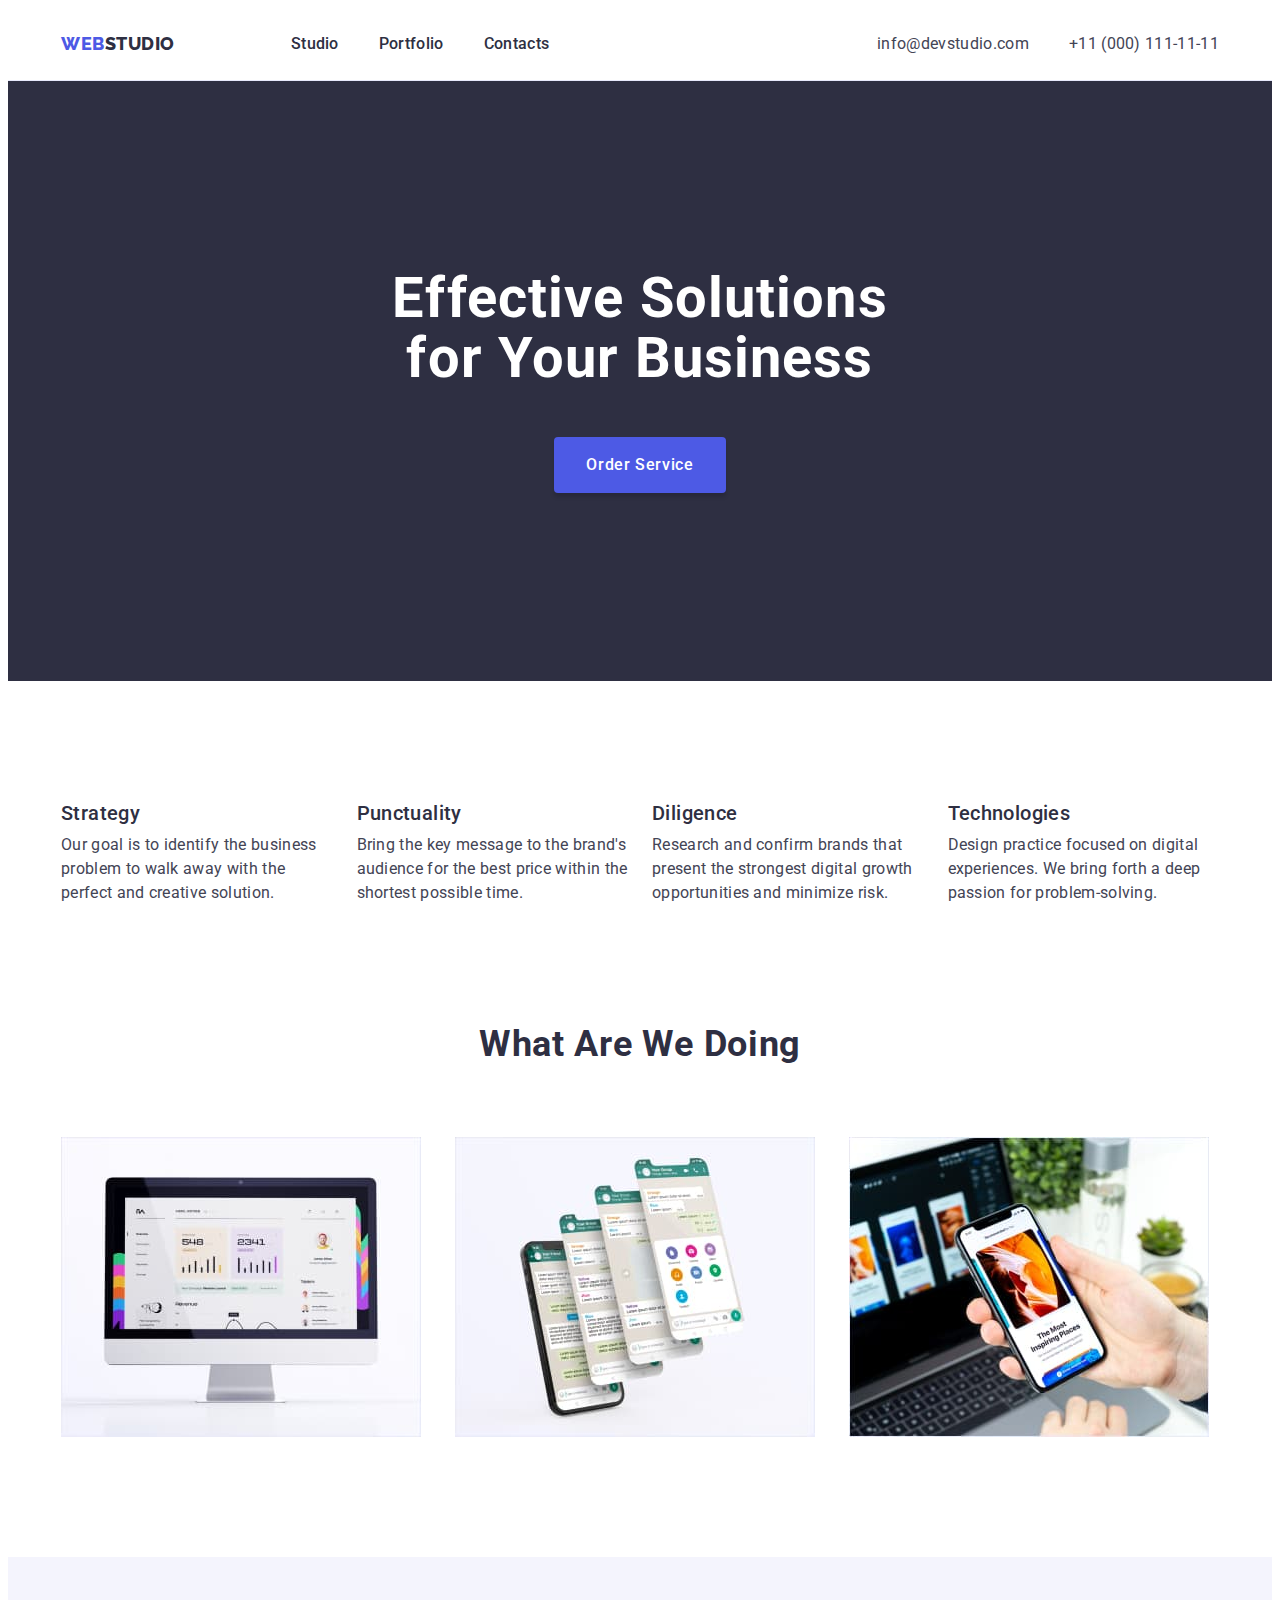
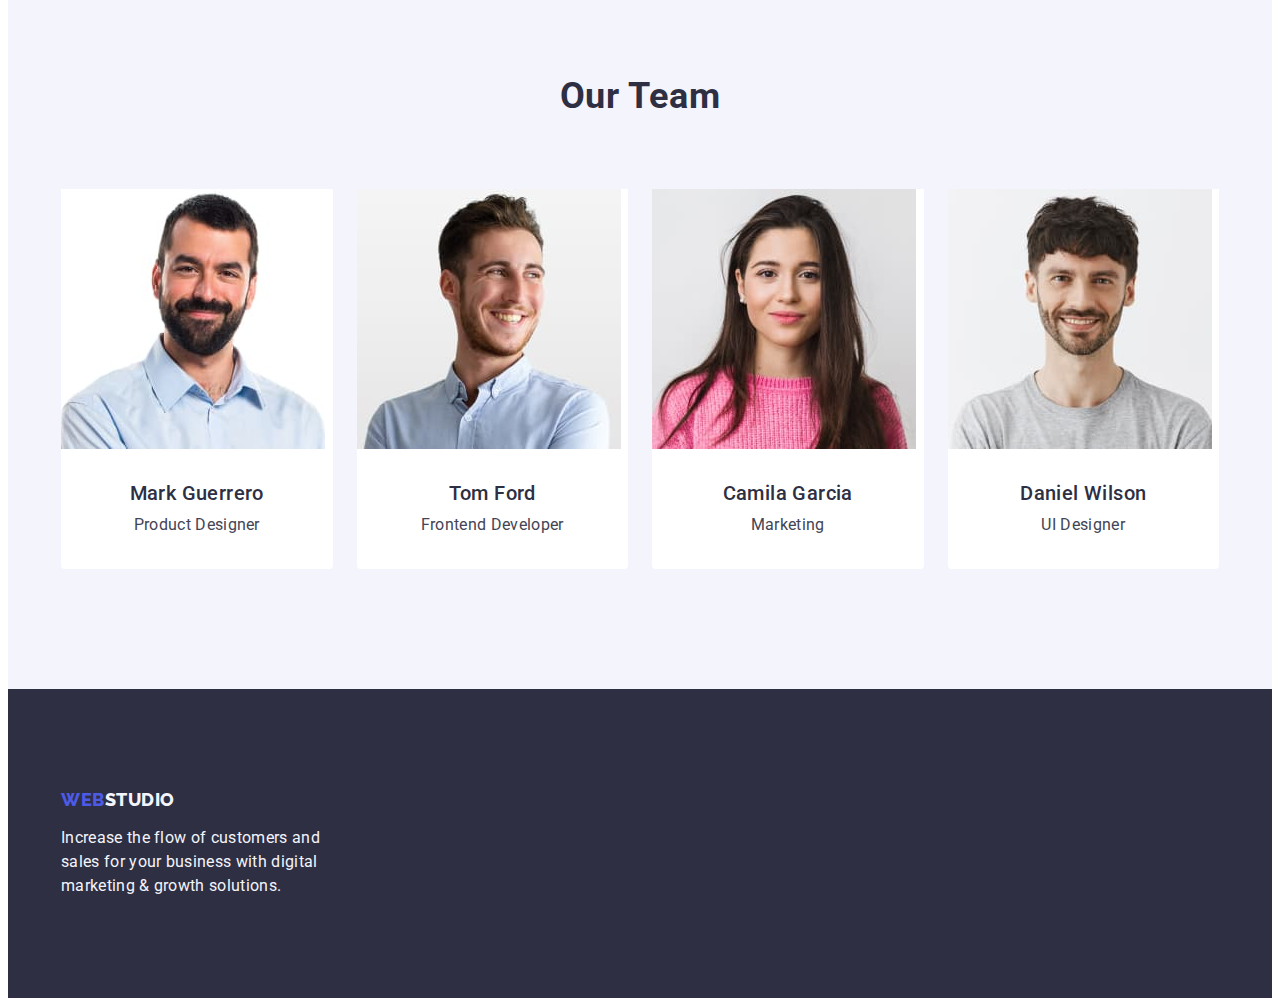
<file: index.html>
<!DOCTYPE html>
<html lang="en">
  <head>
    <meta charset="UTF-8" />
    <meta http-equiv="X-UA-Compatible" content="IE=edge" />
    <meta name="viewport" content="width=device-width, initial-scale=1.0" />
    <title>Web Studio goit-markup-hw-01</title>

    <link rel="preconnect" href="https://fonts.googleapis.com" />
    <link rel="preconnect" href="https://fonts.gstatic.com" crossorigin />
    <link
      href="https://fonts.googleapis.com/css2?family=Raleway:wght@800&family=Roboto:wght@400;500;700&display=swap"
      rel="stylesheet"
    />
    <link
      rel="stylesheet"
      href="https://cdnjs.cloudflare.com/ajax/libs/modern-normalize/1.1.0/modern-normalize.min.css"
      integrity="sha512-wpPYUAdjBVSE4KJnH1VR1HeZfpl1ub8YT/NKx4PuQ5NmX2tKuGu6U/JRp5y+Y8XG2tV+wKQpNHVUX03MfMFn9Q=="
      crossorigin="anonymous"
      referrerpolicy="no-referrer"
    />
    <link rel="stylesheet" href="./css/styles.css" />
  </head>

  <body>
    <!------------------ HEDER-------------- -->
    <header class="heder">
      <div class="header-container container">
        <nav class="nav">
          <a class="link heder-logo" href="./index.html"
            >Web<span class="heder-logo-span">Studio</span></a
          >
          <ul class="list nav-list">
            <li>
              <a class="link nav-last" href="./index.html">Studio</a>
            </li>
            <li>
              <a class="link nav-last" href="./portfolio.html">Portfolio</a>
            </li>
            <li>
              <a class="link nav-last" href="">Contacts</a>
            </li>
          </ul>
        </nav>
        <address class="address">
          <ul class="list address-list">
            <li>
              <a
                class="link address-mail"
                href="mailto:info@devstudio.com"
                target="_blank"
                rel="noreferrer noopener"
                >info@devstudio.com
              </a>
            </li>
            <li>
              <a class="link address-mail" href="tel:+110001111111"
                >+11 (000) 111-11-11</a
              >
            </li>
          </ul>
        </address>
      </div>
    </header>
    <!------------------ /HEDER-------------- -->
    <!------------------ MAIN-------------- -->
    <main>
      <!-- heroy -->

      <section class="heroy">
        <div class="container heroy-container">
          <h1 class="heroy-title">Effective Solutions for Your Business</h1>
          <button class="button heroy-button" type="button">
            Order Service
          </button>
        </div>
      </section>

      <!-- /heroy -->
      <!--------features-section------->

      <section class="features-section">
        <div class="container">
          <h2 class="features-hidden-title" hidden>Our properties</h2>

          <ul class="list features-list">
            <li class="features-last">
              <h3 class="features-list-title">Strategy</h3>
              <p class="features-list-text">
                Our goal is to identify the business problem to walk away with
                the perfect and creative solution.
              </p>
            </li>
            <li class="features-last">
              <h3 class="features-list-title">Punctuality</h3>
              <p class="features-list-text">
                Bring the key message to the brand's audience for the best price
                within the shortest possible time.
              </p>
            </li>
            <li class="features-last">
              <h3 class="features-list-title">Diligence</h3>
              <p class="features-list-text">
                Research and confirm brands that present the strongest digital
                growth opportunities and minimize risk.
              </p>
            </li>
            <li class="features-last">
              <h3 class="features-list-title">Technologies</h3>
              <p class="features-list-text">
                Design practice focused on digital experiences. We bring forth a
                deep passion for problem-solving.
              </p>
            </li>
          </ul>
        </div>
      </section>

      <!--------/features-section------->
      <!------ galerey-section -------->

      <section class="galerey-section">
        <div class="container">
          <h2 class="galerey-section-title">What are we doing</h2>
          <ul class="list galerey-section-container">
            <li class="galerey-last">
              <img
                src="./images/index.galerey/galerey/pc.jpg"
                alt="Monitor"
                width="360"
                height="300"
              />
            </li>
            <li class="galerey-last">
              <img
                src="./images/index.galerey/galerey/telephones.jpg"
                alt="telephones"
                width="360"
                height="300"
              />
            </li>
            <li class="galerey-last">
              <img
                src="./images/index.galerey/galerey/notebook.jpg"
                alt="notebook"
                width="360"
                height="300"
              />
            </li>
          </ul>
        </div>
      </section>

      <!----------- /galerey ---------->
      <!----------- description ---------->

      <section class="description">
        <div class="container">
          <h2 class="description-title">Our Team</h2>
          <ul class="list description-list">
            <li class="description-img">
              <img
                class="description-card-img"
                src="./images/index.galerey/our_team/mark-guerrero.jpg"
                alt="poto Mark Guerrero"
                width="264"
                height="260"
              />
              <div class="description-name-container">
                <h3 class="description-name">Mark Guerrero</h3>
                <p class="description-text">Product Designer</p>
              </div>
            </li>
            <li class="description-img">
              <img
                class="description-card-img"
                src="./images/index.galerey/our_team/tom-ford.jpg"
                alt="poto Tom Ford"
                width="264"
                height="260"
              />
              <div class="description-name-container">
                <h3 class="description-name">Tom Ford</h3>
                <p class="description-text">Frontend Developer</p>
              </div>
            </li>
            <li class="description-img">
              <img
                class="description-card-img"
                src="./images/index.galerey/our_team/camila-garcia.jpg"
                alt="poto Camila Garcia"
                width="264"
                height="260"
              />
              <div class="description-name-container">
                <h3 class="description-name">Camila Garcia</h3>
                <p class="description-text">Marketing</p>
              </div>
            </li>
            <li class="description-img">
              <img
                class="description-card-img"
                src="./images/index.galerey/our_team/daniel-wilson.jpg"
                alt="poto Daniel Wilson"
                width="264"
                height="260"
              />
              <div class="description-name-container">
                <h3 class="description-name">Daniel Wilson</h3>
                <p class="description-text">UI Designer</p>
              </div>
            </li>
          </ul>
        </div>
      </section>

      <!-------------- description ------------>
    </main>
    <!------------------ /MAIN-------------- -->
    <!------------------ FOOTER-------------- -->

    <footer class="footer">
      <div class="container footer-container">
        <a class="link footer-logo" href="./index.html"
          >Web<span class="footer-logo-span">Studio</span></a
        >
        <p class="footer-text">
          Increase the flow of customers and sales for your business with
          digital marketing & growth solutions.
        </p>
      </div>
    </footer>

    <!------------------ /FOOTER-------------- -->
  </body>
</html>
</file>
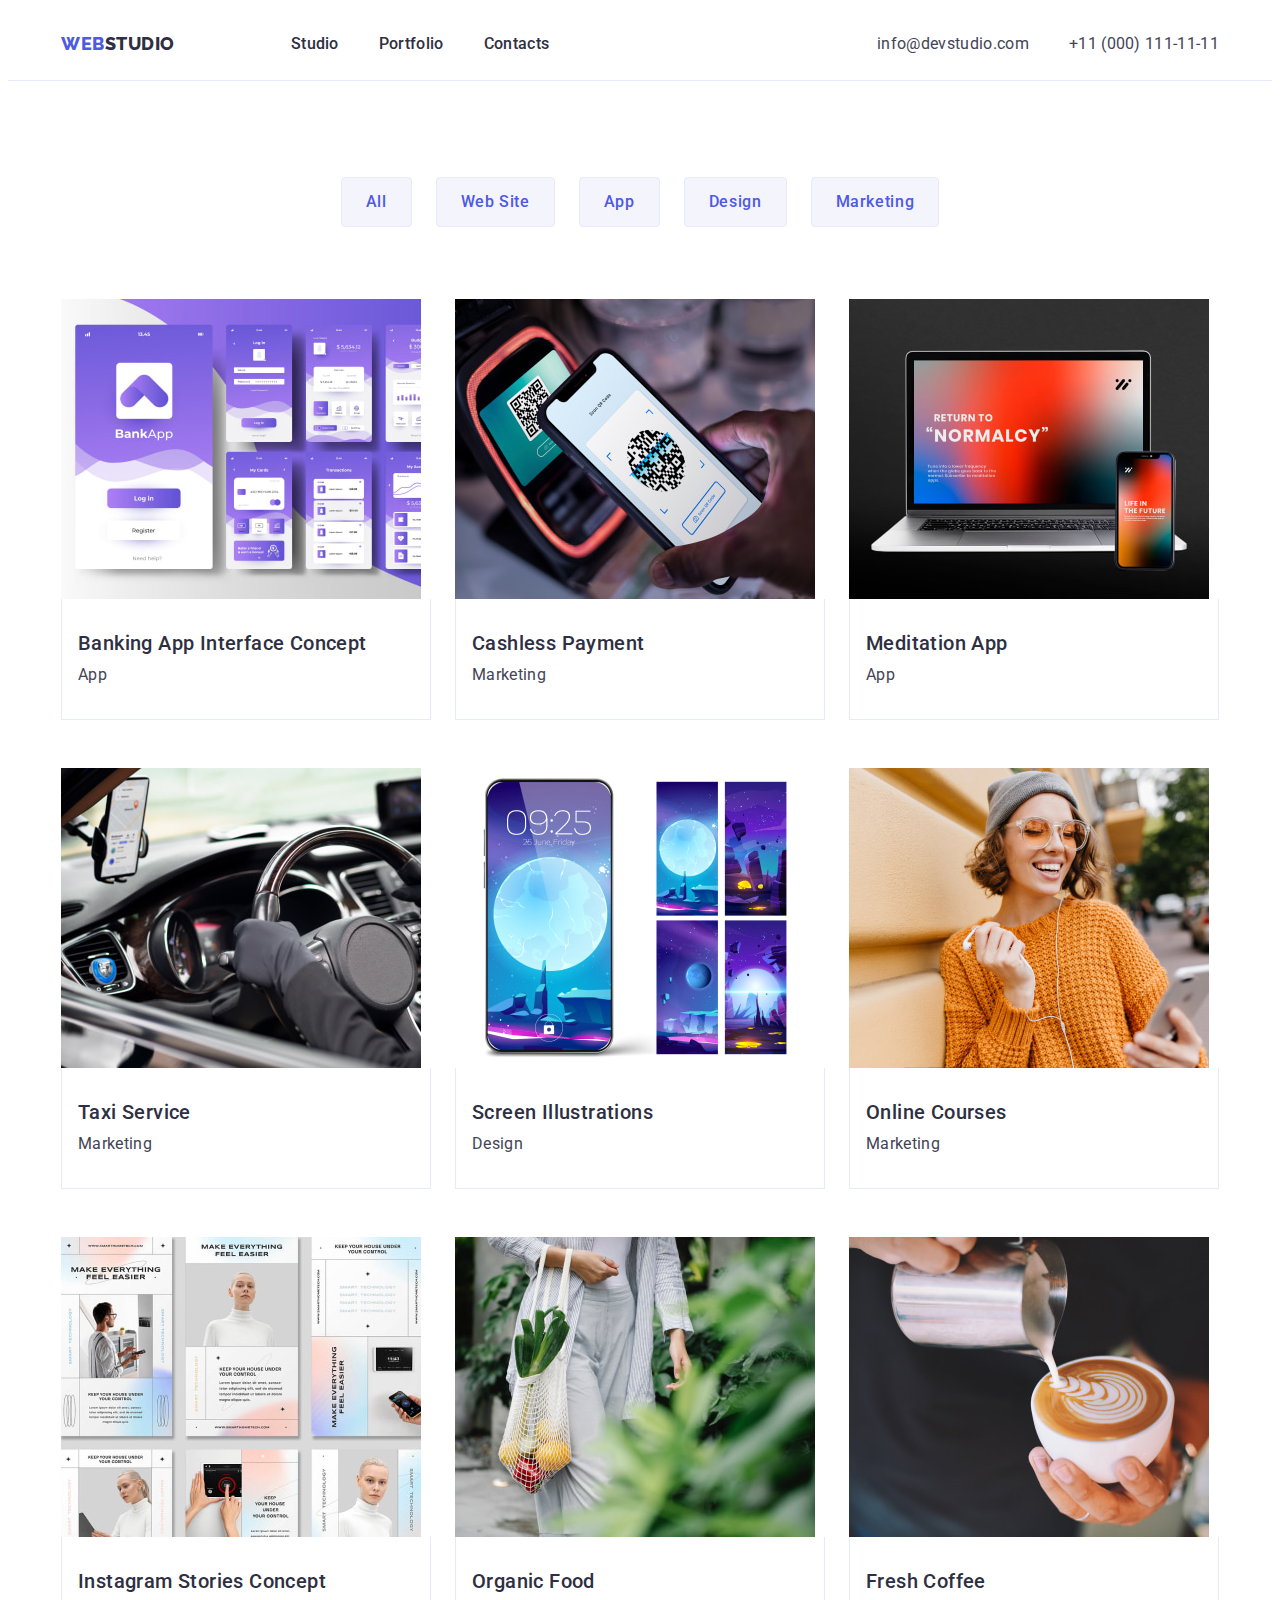
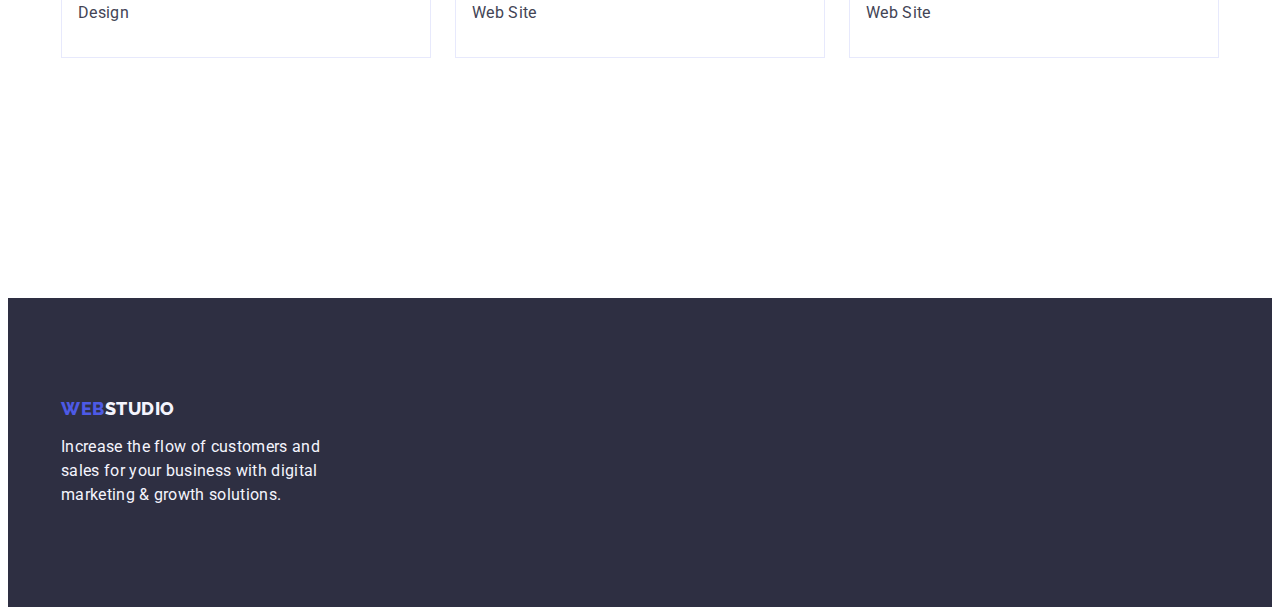
<file: portfolio.html>
<!DOCTYPE html>
<html lang="en">
  <head>
    <meta charset="UTF-8" />
    <meta http-equiv="X-UA-Compatible" content="IE=edge" />
    <meta name="viewport" content="width=device-width, initial-scale=1.0" />
    <title>Web Studio goit-markup-hw-01</title>

    <link rel="preconnect" href="https://fonts.googleapis.com" />
    <link rel="preconnect" href="https://fonts.gstatic.com" crossorigin />
    <link
      href="https://fonts.googleapis.com/css2?family=Raleway:wght@800&family=Roboto:wght@400;500;700&display=swap"
      rel="stylesheet"
    />
    <link
      rel="stylesheet"
      href="https://cdnjs.cloudflare.com/ajax/libs/modern-normalize/1.1.0/modern-normalize.min.css"
      integrity="sha512-wpPYUAdjBVSE4KJnH1VR1HeZfpl1ub8YT/NKx4PuQ5NmX2tKuGu6U/JRp5y+Y8XG2tV+wKQpNHVUX03MfMFn9Q=="
      crossorigin="anonymous"
      referrerpolicy="no-referrer"
    />
    <link rel="stylesheet" href="./css/styles.css" />
  </head>

  <body>
    <!------------------ HEDER-------------- -->
    <header class="heder">
      <div class="header-container container">
        <nav class="nav">
          <a class="link heder-logo" href="./index.html"
            >Web<span class="heder-logo-span">Studio</span></a
          >
          <ul class="list nav-list">
            <li>
              <a class="link nav-last" href="./index.html">Studio</a>
            </li>
            <li>
              <a class="link nav-last" href="./portfolio.html">Portfolio</a>
            </li>
            <li>
              <a class="link nav-last" href="">Contacts</a>
            </li>
          </ul>
        </nav>
        <address class="address">
          <ul class="list address-list">
            <li>
              <a
                class="link address-mail"
                href="mailto:info@devstudio.com"
                target="_blank"
                rel="noreferrer noopener"
                >info@devstudio.com
              </a>
            </li>
            <li>
              <a class="link address-mail" href="tel:+110001111111"
                >+11 (000) 111-11-11</a
              >
            </li>
          </ul>
        </address>
      </div>
    </header>
    <!------------------ /HEDER-------------- -->
    <!------------------ MAIN-------------- -->
    <main>
      <section class="soft-bar-section">
        <div class="container thumbnail-container">
          <h1 class="features-hidden-title" hidden>Our properties</h1>
          <!-- soft bar -->
          <ul class="list soft-bar-list">
            <li>
              <button class="button soft-bar-button" type="button">All</button>
            </li>
            <li>
              <button class="button soft-bar-button" type="button">
                Web Site
              </button>
            </li>
            <li>
              <button class="button soft-bar-button" type="button">App</button>
            </li>
            <li>
              <button class="button soft-bar-button" type="button">
                Design
              </button>
            </li>
            <li>
              <button class="button soft-bar-button" type="button">
                Marketing
              </button>
            </li>
          </ul>

          <!-- /soft bar -->
          <!------------- thumbnail-------- -->

          <ul class="list thumbnail">
            <!-- row 1 -->
            <li class="thumbnail-last">
              <a class="link" href="">
                <img
                  class="thumbnail-img"
                  src="./images/portfolio-galerey/list.jpg"
                  alt="Banking App Interface Concept"
                  width="360"
                  height="300"
                />
                <div class="thumbnail-name">
                  <h2 class="thumbnail-title">Banking App Interface Concept</h2>
                  <p class="thumbnail-text">App</p>
                </div>
              </a>
            </li>
            <li class="thumbnail-last">
              <a class="link" href="">
                <img
                  class="thumbnail-img"
                  src="./images/portfolio-galerey/phone.jpg"
                  alt="Cashless Payment"
                  width="360"
                  height="300"
                />
                <div class="thumbnail-name">
                  <h2 class="thumbnail-title">Cashless Payment</h2>
                  <p class="thumbnail-text">Marketing</p>
                </div>
              </a>
            </li>
            <li class="thumbnail-last">
              <a class="link" href="">
                <img
                  class="thumbnail-img"
                  src="./images/portfolio-galerey/notebook.jpg"
                  alt="notebook"
                  width="360"
                  height="300"
                />
                <div class="thumbnail-name">
                  <h2 class="thumbnail-title">Meditation App</h2>
                  <p class="thumbnail-text">App</p>
                </div>
              </a>
            </li>
            <!-- row 2 -->
            <li class="thumbnail-last">
              <a class="link" href="">
                <img
                  class="thumbnail-img"
                  src="./images/portfolio-galerey/car.jpg"
                  alt="Car taxi"
                  width="360"
                  height="300"
                />
                <div class="thumbnail-name">
                  <h2 class="thumbnail-title">Taxi Service</h2>
                  <p class="thumbnail-text">Marketing</p>
                </div>
              </a>
            </li>
            <li class="thumbnail-last">
              <a class="link" href="">
                <img
                  class="thumbnail-img"
                  src="./images/portfolio-galerey/scren-phone.jpg"
                  alt="scren-phone"
                  width="360"
                  height="300"
                />
                <div class="thumbnail-name">
                  <h2 class="thumbnail-title">Screen Illustrations</h2>
                  <p class="thumbnail-text">Design</p>
                </div>
              </a>
            </li>
            <li class="thumbnail-last">
              <a class="link" href="">
                <img
                  class="thumbnail-img"
                  src="./images/portfolio-galerey/gearl.jpg"
                  alt="gearl"
                  width="360"
                  height="300"
                />
                <div class="thumbnail-name">
                  <h2 class="thumbnail-title">Online Courses</h2>
                  <p class="thumbnail-text">Marketing</p>
                </div>
              </a>
            </li>
            <!-- row 3 -->
            <li class="thumbnail-last">
              <a class="link" href="">
                <img
                  class="thumbnail-img"
                  src="./images/portfolio-galerey/instagram.jpg"
                  alt="scren instagram"
                  width="360"
                  height="300"
                />
                <div class="thumbnail-name">
                  <h2 class="thumbnail-title">Instagram Stories Concept</h2>
                  <p class="thumbnail-text">Design</p>
                </div>
              </a>
            </li>
            <li class="thumbnail-last">
              <a class="link" href="">
                <img
                  class="thumbnail-img"
                  src="./images/portfolio-galerey/products.jpg"
                  alt="products"
                  width="360"
                  height="300"
                />
                <div class="thumbnail-name">
                  <h2 class="thumbnail-title">Organic Food</h2>
                  <p class="thumbnail-text">Web Site</p>
                </div>
              </a>
            </li>
            <li class="thumbnail-last">
              <a class="link" href="">
                <img
                  class="thumbnail-img"
                  src="./images/portfolio-galerey/coffe.jpg"
                  alt="coffe"
                  width="360"
                  height="300"
                />
                <div class="thumbnail-name">
                  <h2 class="thumbnail-title">Fresh Coffee</h2>
                  <p class="thumbnail-text">Web Site</p>
                </div>
              </a>
            </li>
          </ul>
        </div>
        <!------------- /thumbnail-------- -->
      </section>
    </main>
    <!------------------ /MAIN-------------- -->
    <!------------------ FOOTER-------------- -->
    <footer class="footer">
      <div class="container footer-container">
        <a class="link footer-logo" href="./index.html"
          >Web<span class="footer-logo-span">Studio</span></a
        >
        <p class="footer-text">
          Increase the flow of customers and sales for your business with
          digital marketing & growth solutions.
        </p>
      </div>
    </footer>
    <!------------------ /FOOTER-------------- -->
  </body>
</html>
</file>
<file: css/styles.css>
/* ================== BASE ================ */
.list {
  list-style: none;
  padding: 0;
  margin: 0;
}
.link {
  text-decoration: none;
}
.button {
  cursor: pointer;
  font-family: inherit;
}
.address {
  font-style: normal;
}
h1,
h2,
h3,
h4,
h5,
h6,
p {
  margin: 0;
}
img {
  display: block;
}
/* =============== /BASE ==================== */
/* =============== VARIABLES ==================== */
:root {
  --main-fon: "Roboto", sans-serif;
  --secondery-fon: "Raleway", sans-serif;

  --color-iris: #4d5ae5;
  --color-ocean: #404bbf;
  --color-green: #31d0aa;
  --color-slate: #434455;
  --color-light-slate: #8e8f99;
  --color-cornflower: #e7e9fc;
  --color-cloud: #f4f4fd;
  --color-grey: #2e2f42;
  --color-white: #ffffff;
  --color-dairy: #fcfcfc;
}

/* =============== /VARIABLES ==================== */

body {
  background-color: #ffffff;
  font-family: var(--main-fon);
  color: var(--color-grey);
  color: #434455;
}
.container {
  width: 1158px;
  margin: 0 auto;
  padding: 0 15px;
}
/* ------------------ HEDER---------------- */
.heder {
  border-bottom: 1px solid #e7e9fc;
}

.header-container {
  display: flex;
  align-items: center;
  width: 1158px;
}

/* -----logo----- */
.heder-logo {
  margin-right: 76px;

  font-family: var(--secondery-fon);
  font-weight: 800;
  font-size: 18px;
  line-height: 1.17;
  display: flex;
  align-items: center;
  letter-spacing: 0.03em;
  text-transform: uppercase;

  color: var(--color-iris);
}
.heder-logo-span {
  color: var(--color-grey);
}
/* -----/logo----- */
/* -------nav----- */
.nav {
  margin-right: auto;

  display: flex;
  gap: 40px;
  align-items: center;
}
.nav-list {
  margin-right: auto;

  display: flex;
  gap: 40px;
  align-items: center;
}
.nav-last {
  padding: 24px 0 24px;
  font-family: var(--main-fon);
  font-weight: 500;
  font-size: 16px;
  line-height: 1.5;
  letter-spacing: 0.02em;

  color: var(--color-grey);
}
.nav-last:hover {
  color: var(--color-ocean);
}
.nav-last:focus {
  color: var(--color-ocean);
}
/* address */
.address-list {
  display: flex;
  gap: 40px;
  padding: 24px 0;
}
.address-mail {
  font-family: var(--main-fon);

  font-weight: 400;
  font-size: 16px;
  line-height: 1.5;
  letter-spacing: 0.02em;

  color: var(--color-slate);
}
.address-mail:hover {
  color: var(--color-ocean);
}
.address-mail:focus {
  color: var(--color-ocean);
}

/* -------/nav----- */
/* =============================== INDEX.HTML=========================== */
/* --------heroy-------- */
.heroy-container {
  display: flex;
  flex-direction: column;
  align-items: center;
}
.heroy {
  padding: 188px 0;
  background-color: #2e2f42;
}
.heroy-title {
  max-width: 496px;

  padding-bottom: 48px;

  font-weight: 700;
  font-size: 56px;
  line-height: 1.07;
  text-align: center;
  letter-spacing: 0.02em;

  color: var(--color-white);
}

.heroy-button {
  min-width: 169px;
  height: 56px;
  padding: 16px 32px;

  background: var(--color-iris);
  box-shadow: 0px 4px 4px rgba(0, 0, 0, 0.15);
  border-radius: 4px;
  font-family: var(--main-fon);

  font-weight: 500;
  font-size: 16px;
  line-height: 1.5;
  display: block;
  align-items: center;
  letter-spacing: 0.04em;
  color: var(--color-white);

  border: none;
}
.heroy-button:hover {
  background-color: var(--color-ocean);
}
.heroy-button:focus {
  background-color: var(--color-ocean);
}

/* --------/heroy-------- */
/* ------features-section------ */
.features-section {
  padding: 120px 0;
}

.features-hidden-title {
  /* HIDEN TITLE */
  position: absolute;
  width: 1px;
  height: 1px;
  margin: -1px;
  padding: 0;
  overflow: hidden;
  border: 0;
  clip: rect(0 0 0 0);
}
/* /HIDEN TITLE */
.features-list {
  display: flex;
  gap: 24px;
}
.features-last {
  width: calc((100% - 72px) / 4);
}
.features-list-title {
  margin-bottom: 8px;
  font-weight: 500;
  font-size: 20px;
  line-height: 1.2;
  letter-spacing: 0.02em;
  color: var(--color-grey);
}
.features-list-text {
  font-size: 16px;
  line-height: 1.5;
  letter-spacing: 0.02em;

  color: var(--color-slate);
}
/* ------/features-section------ */
/* ------ galerey-section -------- */
.galerey-section {
  padding-bottom: 120px;
}

.galerey-section-container {
  display: flex;
  gap: 24px;
}
.galerey-section-title {
  margin-bottom: 72px;
  font-weight: 700;
  font-size: 36px;
  line-height: 1.11;
  text-align: center;
  letter-spacing: 0.02em;
  text-transform: capitalize;
  color: var(--color-grey);
}
.galerey-last {
  width: calc((100% - 48px) / 3);
}
/* ------ /galerey-section -------- */
/* -------------- description ------------ */
.description {
  padding: 120px 0;
}
.description-list {
  display: flex;
  gap: 24px;
}

.description {
  background-color: #f4f4fd;
}
.description-img {
  border-radius: 0px 0px 4px 4px;
  background-color: var(--color-white);
  width: calc((100% - 72px) / 4);
}

.description-title {
  margin-bottom: 72px;
  font-weight: 700;
  font-size: 36px;
  line-height: 1.11;
  text-align: center;
  letter-spacing: 0.02em;
  text-transform: capitalize;
  color: var(--color-grey);
}
.description-name-container {
  padding: 32px 16px;
}
.description-name {
  margin-bottom: 8px;

  text-align: center;
  font-weight: 500;
  font-size: 20px;
  line-height: 1.2;
  letter-spacing: 0.02em;
  color: var(--color-grey);
}
.description-text {
  text-align: center;
  font-size: 16px;
  line-height: 1.5;
  letter-spacing: 0.02em;

  color: var(--color-slate);
}
/* -------------- /description ------------ */

/* =============================== /INDEX.HTML=========================== */
/* =============================== PORTFOLIO.HTML=========================== */
.soft-bar-section {
  padding: 96px 0 120px;
}
.soft-bar-list {
  margin-bottom: 72px;
  display: flex;
  gap: 24px;
  justify-content: center;
}
.soft-bar-button {
  min-width: 69px;
  min-height: 48px;
  padding: 12px 24px;
  background: #f4f4fd;
  border: 1px solid #e7e9fc;
  border-radius: 4px;

  font-weight: 500;
  font-size: 16px;
  line-height: 1.5;

  align-items: center;
  text-align: center;
  letter-spacing: 0.04em;

  color: var(--color-iris);
}

.soft-bar-button:hover {
  border: 1px solid transparent;
  background: #404bbf;
  box-shadow: 0px 3px 1px rgba(0, 0, 0, 0.1), 0px 2px 1px rgba(0, 0, 0, 0.08),
    0px 2px 2px rgba(0, 0, 0, 0.12);
  border-radius: 4px;

  font-weight: 500;
  font-size: 16px;
  line-height: 1.5;

  align-items: center;
  text-align: center;
  letter-spacing: 0.04em;

  color: var(--color-white);
}
.soft-bar-button:focus {
  border: 1px solid transparent;
  background: #404bbf;
  box-shadow: 0px 3px 1px rgba(0, 0, 0, 0.1), 0px 2px 1px rgba(0, 0, 0, 0.08),
    0px 2px 2px rgba(0, 0, 0, 0.12);
  border-radius: 4px;

  font-weight: 500;
  font-size: 16px;
  line-height: 1.5;

  align-items: center;
  text-align: center;
  letter-spacing: 0.04em;

  color: var(--color-white);
}
/* ------------- thumbnail-------- -- */
.thumbnail-container {
  padding-bottom: 120px;
}

.thumbnail {
  row-gap: 48px;
  column-gap: 24px;
  display: flex;
  flex-wrap: wrap;
}
.thumbnail-last {
  width: calc((100% - 48px) / 3);
}

.thumbnail-name {
  padding: 32px 16px;
  border: 1px solid #e7e9fc;
  border-top: none;
}
.thumbnail-title {
  margin-bottom: 8px;
  font-weight: 500;
  font-size: 20px;
  line-height: 1.2;
  letter-spacing: 0.02em;
  color: var(--color-grey);
}
.thumbnail-text {
  font-size: 16px;
  line-height: 1.5;
  color: var(--color-slate);

  letter-spacing: 0.02em;
}
/* ------------- /thumbnail-------- -- */
/* ------------------Footer---------------- */
footer {
  background-color: #2e2f42;
  padding: 100px 0;
}

.footer-logo {
  display: inline-block;
  margin-bottom: 16px;

  font-family: var(--secondery-fon);
  font-weight: 800;
  font-size: 18px;
  line-height: 1.17;

  letter-spacing: 0.03em;
  text-transform: uppercase;

  color: var(--color-iris);
}
.footer-logo-span {
  color: var(--color-cloud);
}
.footer-text {
  width: 264px;
  min-height: 72px;
  font-size: 16px;
  line-height: 1.5;

  letter-spacing: 0.02em;

  color: var(--color-cloud);
}
/* ------------------/Footer---------------- */
</file>
